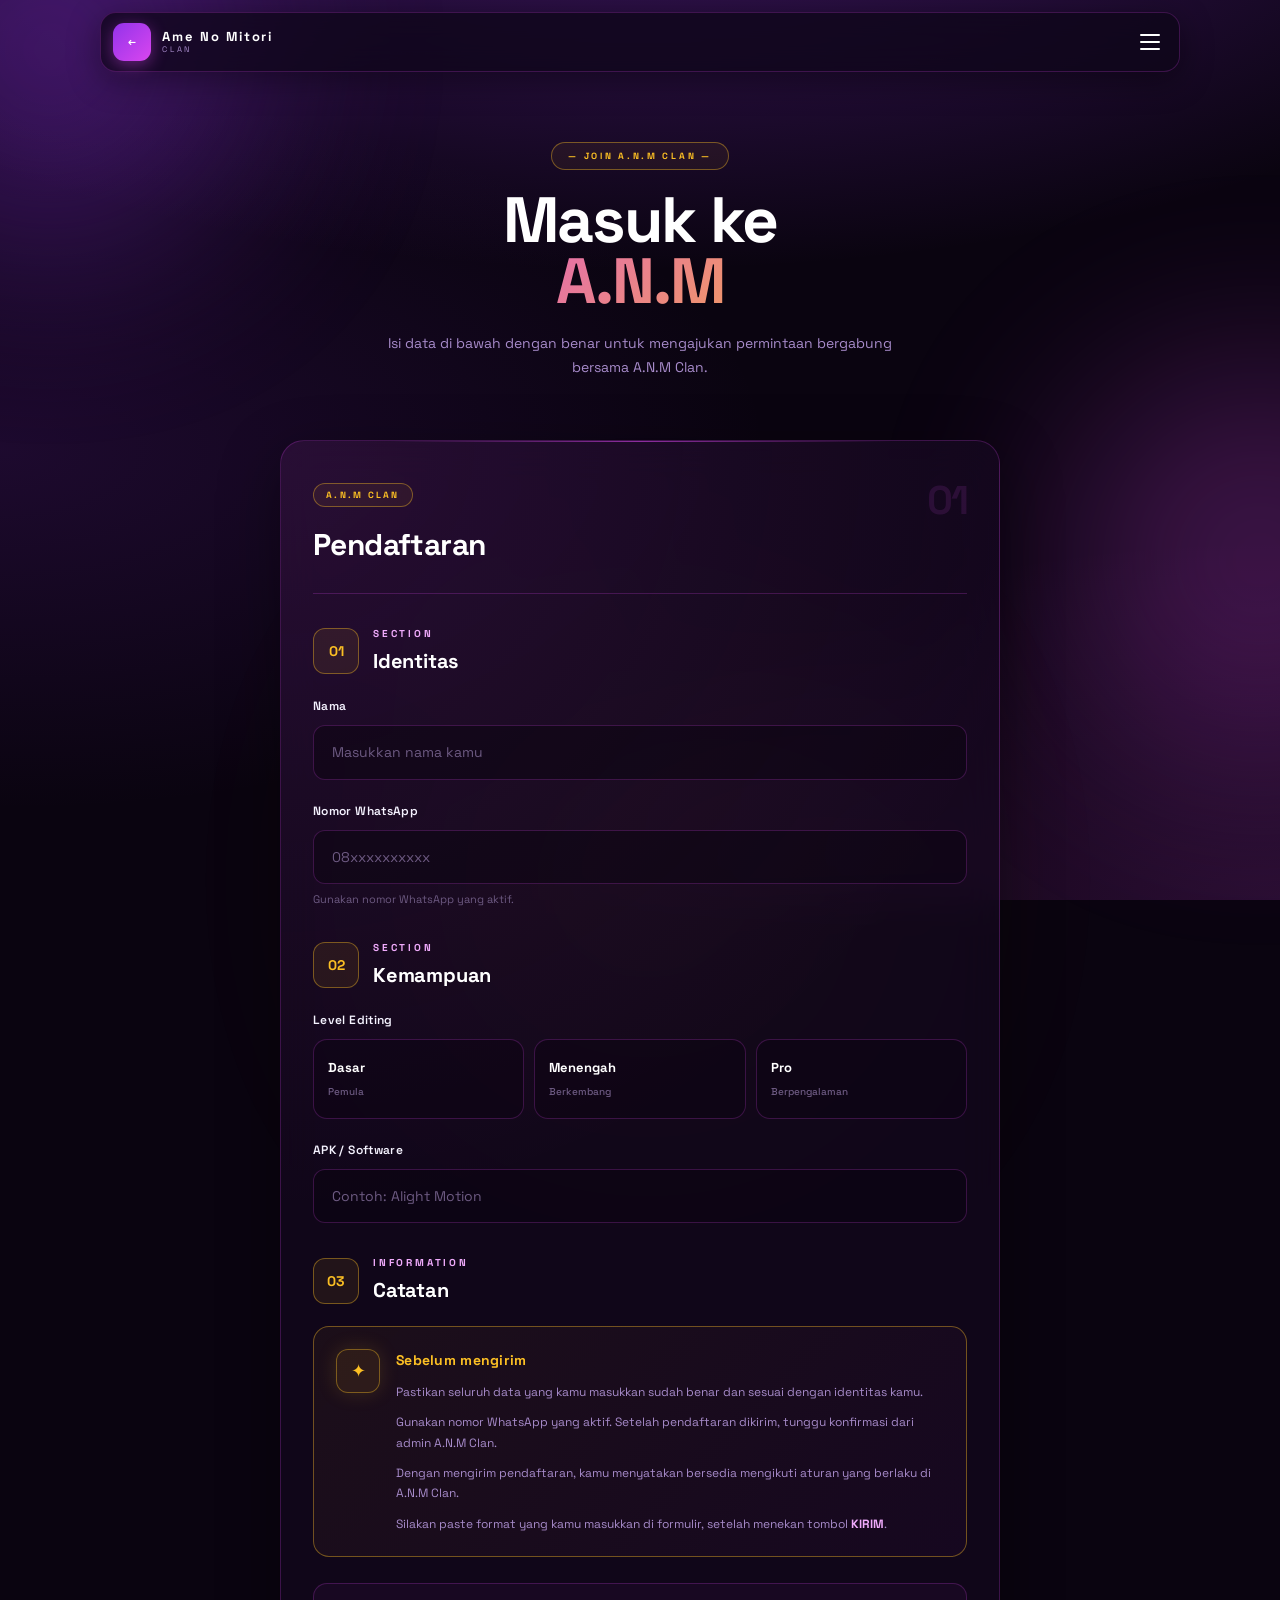
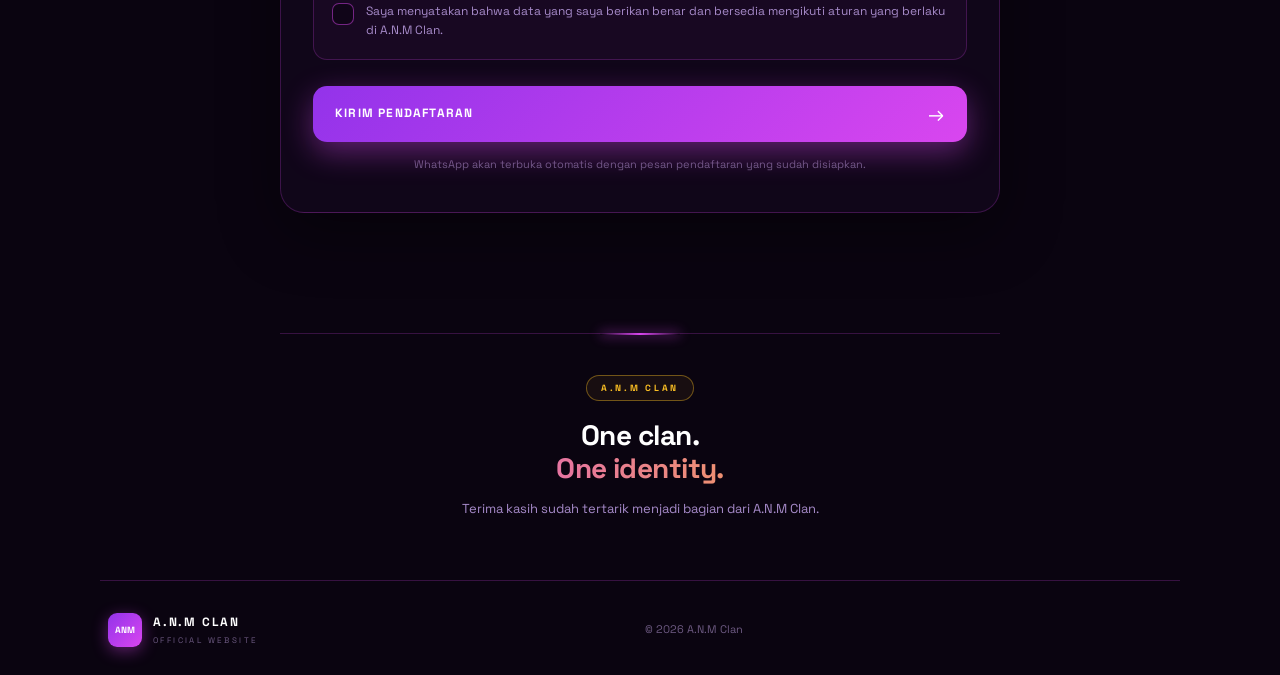
<file: masuk.html>
<!DOCTYPE html>
<html lang="id">

<head>

    <meta charset="UTF-8">

    <meta
        name="viewport"
        content="width=device-width, initial-scale=1.0"
    >

    <meta
        name="theme-color"
        content="#09030d"
    >

    <meta
        name="description"
        content="Formulir pendaftaran A.N.M Clan. Isi data dengan benar untuk bergabung bersama kami."
    >

    <title>Masuk — Ame No Mitori Clan</title>

    <!-- Google Fonts -->
    <link rel="preconnect" href="https://fonts.googleapis.com">
    <link rel="preconnect" href="https://fonts.gstatic.com" crossorigin>
    <link href="https://fonts.googleapis.com/css2?family=Space+Grotesk:wght@400;500;600;700&display=swap" rel="stylesheet">

    <link
        rel="stylesheet"
        href="styleM.css"
    >

</head>

<body>

    <!-- =====================================================
         BACKGROUND
    ====================================================== -->

    <div class="background-glow glow-one"></div>
    <div class="background-glow glow-two"></div>
    <div class="background-glow glow-three"></div>



    <!-- =====================================================
         NAVBAR
    ====================================================== -->

    <header class="navbar">

        <a
            href="index.html"
            class="brand"
            aria-label="Kembali ke beranda"
        >

            <div class="brand-icon">
                ←
            </div>

            <div class="brand-text">
                <strong>Ame No Mitori</strong>
                <span>CLAN</span>
            </div>

        </a>


        <button
            class="menu-button"
            id="menuButton"
            aria-label="Buka menu"
            aria-expanded="false"
        >
            <span></span>
            <span></span>
            <span></span>
        </button>


        <nav
            class="nav-menu"
            id="navMenu"
        >

            <a href="index.html">
                <span>01</span>
                HOME
            </a>

            <a href="anggota.html">
                <span>02</span>
                ANGGOTA
            </a>

            <a
                href="masuk.html"
                class="active"
            >
                <span>03</span>
                MASUK CLAN
            </a>

            <div class="menu-divider"></div>

            <!-- GANTI LINK TIKTOK DI SINI -->
            <a
                href="https://www.tiktok.com/@izumo.clan.official"
                target="_blank"
                rel="noopener noreferrer"
                class="social-link"
            >
                <span>TT</span>
                TIKTOK
                <b>↗</b>
            </a>

        </nav>

    </header>



    <!-- =====================================================
         MAIN
    ====================================================== -->

    <main>


        <!-- =================================================
             HERO
        ================================================== -->

        <section class="hero reveal">

            <div class="hero-tag">
                — JOIN A.N.M CLAN —
            </div>

            <h1>
                Masuk ke
                <span>A.N.M</span>
            </h1>

            <p>
                Isi data di bawah dengan benar
                untuk mengajukan permintaan bergabung
                bersama A.N.M Clan.
            </p>

        </section>



        <!-- =================================================
             FORM
        ================================================== -->

        <section class="form-section reveal">

            <form
                id="joinForm"
                class="join-card"
                novalidate
            >


                <!-- =========================================
                     HEADER
                ========================================== -->

                <div class="card-header">

                    <div>
                        <span class="small-label">
                            A.N.M CLAN
                        </span>

                        <h2>
                            Pendaftaran
                        </h2>
                    </div>

                    <div class="card-number">
                        01
                    </div>

                </div>



                <!-- =========================================
                     IDENTITAS
                ========================================== -->

                <div class="form-group-title">

                    <span class="number">
                        01
                    </span>

                    <div>
                        <small>SECTION</small>
                        <h3>Identitas</h3>
                    </div>

                </div>


                <div class="input-group">

                    <label for="nama">
                        Nama
                    </label>

                    <input
                        type="text"
                        id="nama"
                        name="nama"
                        placeholder="Masukkan nama kamu"
                        autocomplete="name"
                        required
                    >

                </div>


                <div class="input-group">

                    <label for="nomor">
                        Nomor WhatsApp
                    </label>

                    <input
                        type="tel"
                        id="nomor"
                        name="nomor"
                        placeholder="08xxxxxxxxxx"
                        inputmode="tel"
                        autocomplete="tel"
                        required
                    >

                    <small class="input-hint">
                        Gunakan nomor WhatsApp yang aktif.
                    </small>

                </div>



                <!-- =========================================
                     KEMAMPUAN
                ========================================== -->

                <div class="form-group-title">

                    <span class="number">
                        02
                    </span>

                    <div>
                        <small>SECTION</small>
                        <h3>Kemampuan</h3>
                    </div>

                </div>


                <div class="input-group">

                    <label>
                        Level Editing
                    </label>

                    <div class="level-grid">

                        <label class="level-option">

                            <input
                                type="radio"
                                name="level"
                                value="Dasar"
                            >

                            <span>
                                <b>Dasar</b>
                                <small>Pemula</small>
                            </span>

                        </label>



                        <label class="level-option">

                            <input
                                type="radio"
                                name="level"
                                value="Menengah"
                            >

                            <span>
                                <b>Menengah</b>
                                <small>Berkembang</small>
                            </span>

                        </label>



                        <label class="level-option">

                            <input
                                type="radio"
                                name="level"
                                value="Pro"
                            >

                            <span>
                                <b>Pro</b>
                                <small>Berpengalaman</small>
                            </span>

                        </label>

                    </div>

                </div>


                <div class="input-group">

                    <label for="apk">
                        APK / Software
                    </label>

                    <input
                        type="text"
                        id="apk"
                        name="apk"
                        placeholder="Contoh: Alight Motion"
                        required
                    >

                </div>



                <!-- =========================================
                     CATATAN / INFORMASI
                ========================================== -->

                <div class="form-group-title">

                    <span class="number">
                        03
                    </span>

                    <div>
                        <small>INFORMATION</small>
                        <h3>Catatan</h3>
                    </div>

                </div>


                <div class="info-box">

                    <div class="info-icon">✦</div>

                    <div class="info-content">

                        <h4>Sebelum mengirim</h4>

                        <p>
                            Pastikan seluruh data yang
                            kamu masukkan sudah benar
                            dan sesuai dengan identitas
                            kamu.
                        </p>

                        <p>
                            Gunakan nomor WhatsApp yang
                            aktif. Setelah pendaftaran
                            dikirim, tunggu konfirmasi
                            dari admin A.N.M Clan.
                        </p>

                        <p>
                            Dengan mengirim pendaftaran,
                            kamu menyatakan bersedia
                            mengikuti aturan yang berlaku
                            di A.N.M Clan.
                        </p>

                        <p>
                            Silakan paste format yang kamu
                            masukkan di formulir, setelah
                            menekan tombol <b>KIRIM</b>.
                        </p>

                    </div>

                </div>



                <!-- =========================================
                     AGREEMENT
                ========================================== -->

                <div class="agreement-box">

                    <label class="checkbox-wrapper">

                        <input
                            type="checkbox"
                            id="agreement"
                            name="agreement"
                        >

                        <span class="custom-checkbox"></span>

                        <span class="agreement-text">
                            Saya menyatakan bahwa data
                            yang saya berikan benar dan
                            bersedia mengikuti aturan yang
                            berlaku di A.N.M Clan.
                        </span>

                    </label>

                </div>



                <!-- =========================================
                     SUBMIT
                ========================================== -->

                <button
                    type="submit"
                    class="submit-button"
                    id="submitButton"
                >
                    <span>KIRIM PENDAFTARAN</span>
                    <b>→</b>
                </button>


                <p class="submit-note">
                    WhatsApp akan terbuka otomatis
                    dengan pesan pendaftaran yang
                    sudah disiapkan.
                </p>


            </form>

        </section>



        <!-- =================================================
             BOTTOM
        ================================================== -->

        <section class="bottom-info reveal">

            <span>A.N.M CLAN</span>

            <h2>
                One clan.
                <em>One identity.</em>
            </h2>

            <p>
                Terima kasih sudah tertarik
                menjadi bagian dari A.N.M Clan.
            </p>

        </section>

    </main>



    <!-- =====================================================
         FOOTER
    ====================================================== -->

    <footer>

        <div class="footer-brand">
            <div class="brand-icon">ANM</div>

            <div>
                <strong>A.N.M CLAN</strong>
                <span>OFFICIAL WEBSITE</span>
            </div>
        </div>

        <p>© 2026 A.N.M Clan</p>

        <button
            class="back-top"
            id="backTop"
            aria-label="Kembali ke atas"
        >
            ↑
        </button>

    </footer>



    <script src="scriptM.js"></script>

</body>

</html>
</file>
<file: styleM.css>
/* =========================================================
   A.N.M CLAN — MASUK
   Style v3 — konsisten dengan index & anggota
========================================================= */


/* =========================================================
   VARIABLES
========================================================= */

:root {
    --bg: #0a0410;

    --purple-deep: #6b21a8;
    --purple: #9333ea;
    --magenta: #d946ef;
    --magenta-bright: #f0abfc;
    --pink: #ec4899;

    --gold: #fbbf24;
    --gold-light: #fde68a;

    --white: #ffffff;
    --text: #f5f3ff;
    --muted: #a78bca;
    --muted-2: #6d5a82;

    --border: rgba(217, 70, 239, 0.22);
    --border-strong: rgba(217, 70, 239, 0.5);
    --border-gold: rgba(251, 191, 36, 0.4);

    --shadow-magenta: 0 10px 40px rgba(217, 70, 239, 0.35);

    --ease: cubic-bezier(.22, 1, .36, 1);
}


/* =========================================================
   RESET
========================================================= */

* {
    margin: 0;
    padding: 0;
    box-sizing: border-box;
}

html {
    scroll-behavior: smooth;
    scroll-padding-top: 90px;
}

body {
    min-height: 100vh;
    overflow-x: hidden;
    color: var(--text);
    font-family: 'Space Grotesk', Arial, sans-serif;
    font-size: 15px;
    line-height: 1.6;
    background: var(--bg);
    background-image:
        radial-gradient(ellipse 80% 50% at 50% -20%, rgba(147, 51, 234, 0.4), transparent),
        radial-gradient(ellipse 60% 40% at 100% 100%, rgba(217, 70, 239, 0.15), transparent),
        radial-gradient(ellipse 60% 40% at 0% 50%, rgba(107, 33, 168, 0.2), transparent);
    background-attachment: fixed;
    -webkit-font-smoothing: antialiased;
}

a {
    color: inherit;
    text-decoration: none;
}

button {
    font: inherit;
    cursor: pointer;
    border: none;
    background: none;
    color: inherit;
}

img {
    max-width: 100%;
    display: block;
}

::selection {
    background: var(--magenta);
    color: #fff;
}

::-webkit-scrollbar { width: 6px; }
::-webkit-scrollbar-track { background: var(--bg); }
::-webkit-scrollbar-thumb {
    background: linear-gradient(180deg, var(--purple), var(--magenta));
    border-radius: 3px;
}


/* =========================================================
   BACKGROUND GLOW
========================================================= */

.background-glow {
    position: fixed;
    width: 400px;
    height: 400px;
    border-radius: 50%;
    pointer-events: none;
    filter: blur(100px);
    z-index: -1;
    animation: floatGlow 18s ease-in-out infinite alternate;
}

.glow-one {
    top: -150px;
    left: -150px;
    background: var(--purple);
    opacity: 0.35;
}

.glow-two {
    top: 40%;
    right: -180px;
    background: var(--magenta);
    opacity: 0.25;
    animation-delay: -4s;
}

.glow-three {
    bottom: -180px;
    left: 35%;
    background: var(--gold);
    opacity: 0.1;
    filter: blur(140px);
    animation-delay: -8s;
}

@keyframes floatGlow {
    to { transform: translate(60px, -40px); }
}


/* =========================================================
   NAVBAR
========================================================= */

.navbar {
    position: sticky;
    top: 12px;
    z-index: 100;
    width: min(1080px, calc(100% - 24px));
    height: 60px;
    margin: 12px auto 0;
    padding: 0 8px 0 12px;
    display: flex;
    align-items: center;
    justify-content: space-between;
    border: 1px solid var(--border);
    border-radius: 16px;
    background: rgba(14, 6, 24, 0.75);
    backdrop-filter: blur(20px);
    -webkit-backdrop-filter: blur(20px);
    box-shadow: 0 8px 32px rgba(0, 0, 0, 0.4);
}


/* =========================================================
   BRAND
========================================================= */

.brand {
    display: flex;
    align-items: center;
    gap: 11px;
    transition: transform 0.3s var(--ease);
}

.brand:hover {
    transform: translateY(-1px);
}

.brand-icon {
    width: 38px;
    height: 38px;
    display: grid;
    place-items: center;
    border-radius: 11px;
    color: #fff;
    font-size: 10px;
    font-weight: 800;
    letter-spacing: 0.02em;
    background: linear-gradient(135deg, var(--purple) 0%, var(--magenta) 100%);
    box-shadow: 0 4px 16px rgba(217, 70, 239, 0.4);
}

.brand-text {
    display: flex;
    flex-direction: column;
    line-height: 1.1;
}

.brand-text strong {
    font-size: 13px;
    font-weight: 700;
    letter-spacing: 0.15em;
    color: #fff;
}

.brand-text span {
    margin-top: 1px;
    font-size: 8px;
    letter-spacing: 0.35em;
    color: var(--muted);
}


/* =========================================================
   MENU BUTTON
========================================================= */

.menu-button {
    width: 42px;
    height: 42px;
    display: flex;
    flex-direction: column;
    align-items: center;
    justify-content: center;
    gap: 5px;
    border-radius: 11px;
    transition: background 0.2s;
    -webkit-tap-highlight-color: transparent;
}

.menu-button:hover {
    background: rgba(217, 70, 239, 0.12);
}

.menu-button span {
    width: 20px;
    height: 2px;
    background: #fff;
    border-radius: 2px;
    transition: transform 0.3s var(--ease), opacity 0.3s;
}

.menu-button.active span:nth-child(1) {
    transform: translateY(7px) rotate(45deg);
}

.menu-button.active span:nth-child(2) {
    opacity: 0;
}

.menu-button.active span:nth-child(3) {
    transform: translateY(-7px) rotate(-45deg);
}


/* =========================================================
   NAV MENU
========================================================= */

.nav-menu {
    position: absolute;
    top: 68px;
    right: 0;
    width: 250px;
    padding: 10px;
    display: grid;
    gap: 4px;
    border: 1px solid var(--border);
    border-radius: 16px;
    background: rgba(14, 6, 24, 0.98);
    backdrop-filter: blur(20px);
    -webkit-backdrop-filter: blur(20px);
    box-shadow: 0 20px 60px rgba(0, 0, 0, 0.6);
    opacity: 0;
    visibility: hidden;
    transform: translateY(-10px) scale(0.96);
    transform-origin: top right;
    transition: all 0.3s var(--ease);
}

.nav-menu.open {
    opacity: 1;
    visibility: visible;
    transform: translateY(0) scale(1);
}

.nav-menu a {
    min-height: 46px;
    padding: 0 14px;
    display: flex;
    align-items: center;
    gap: 12px;
    border-radius: 11px;
    color: var(--muted);
    font-size: 11px;
    font-weight: 600;
    letter-spacing: 0.08em;
    transition: all 0.25s var(--ease);
}

.nav-menu a span {
    min-width: 24px;
    height: 24px;
    display: grid;
    place-items: center;
    border-radius: 7px;
    background: rgba(217, 70, 239, 0.1);
    color: var(--magenta-bright);
    font-size: 9px;
    font-weight: 700;
    transition: all 0.25s var(--ease);
}

.nav-menu a b {
    margin-left: auto;
    color: var(--gold);
    font-size: 15px;
    font-weight: 700;
}

.nav-menu a:hover {
    color: #fff;
    background: rgba(217, 70, 239, 0.12);
    transform: translateX(3px);
}

.nav-menu a:hover span {
    background: rgba(217, 70, 239, 0.25);
    color: #fff;
}

.nav-menu a.active {
    color: #fff;
    background: linear-gradient(135deg, var(--purple) 0%, var(--magenta) 100%);
    box-shadow: 0 6px 20px rgba(217, 70, 239, 0.4);
}

.nav-menu a.active span {
    background: rgba(255, 255, 255, 0.2);
    color: #fff;
}

.menu-divider {
    height: 1px;
    margin: 6px 6px;
    background: linear-gradient(90deg, transparent, var(--border), transparent);
}

.social-link {
    color: var(--gold) !important;
}

.social-link:hover {
    background: rgba(251, 191, 36, 0.1) !important;
    color: var(--gold-light) !important;
}

.social-link span {
    width: 24px !important;
    height: 24px !important;
    min-width: 24px !important;
    display: grid !important;
    place-items: center;
    border: 1px solid var(--border-gold);
    border-radius: 7px;
    background: rgba(251, 191, 36, 0.08) !important;
    color: var(--gold) !important;
    font-size: 8px !important;
    font-weight: 700;
    transition: all 0.25s var(--ease);
}

.social-link:hover span {
    background: rgba(251, 191, 36, 0.15) !important;
    box-shadow: 0 0 16px rgba(251, 191, 36, 0.25);
}


/* =========================================================
   HERO
========================================================= */

.hero {
    width: min(720px, calc(100% - 24px));
    margin: 70px auto 40px;
    text-align: center;
}

.hero-tag {
    display: inline-block;
    margin-bottom: 20px;
    padding: 6px 16px;
    border: 1px solid var(--border-gold);
    border-radius: 20px;
    background: rgba(251, 191, 36, 0.06);
    color: var(--gold);
    font-size: 9px;
    font-weight: 700;
    letter-spacing: 0.3em;
}

.hero h1 {
    font-size: clamp(40px, 8vw, 64px);
    line-height: 0.95;
    letter-spacing: -0.03em;
    font-weight: 700;
    color: #fff;
}

.hero h1 span {
    display: block;
    background: linear-gradient(135deg, var(--magenta) 0%, var(--gold) 100%);
    -webkit-background-clip: text;
    background-clip: text;
    -webkit-text-fill-color: transparent;
}

.hero p {
    max-width: 520px;
    margin: 20px auto 0;
    color: var(--muted);
    font-size: 14px;
    line-height: 1.7;
}


/* =========================================================
   FORM SECTION
========================================================= */

.form-section {
    width: min(720px, calc(100% - 24px));
    margin: 0 auto;
    padding: 20px 0 40px;
}


/* =========================================================
   MAIN CARD
========================================================= */

.join-card {
    position: relative;
    padding: 40px 32px;
    border: 1px solid var(--border);
    border-radius: 24px;
    background:
        radial-gradient(circle at 0% 0%, rgba(217, 70, 239, 0.1), transparent 50%),
        rgba(20, 8, 32, 0.65);
    backdrop-filter: blur(20px);
    -webkit-backdrop-filter: blur(20px);
    box-shadow: 0 20px 60px rgba(0, 0, 0, 0.4);
}

.join-card::before {
    content: "";
    position: absolute;
    top: 0;
    left: 15%;
    right: 15%;
    height: 1px;
    background: linear-gradient(90deg, transparent, var(--magenta), transparent);
    opacity: 0.6;
}


/* =========================================================
   CARD HEADER
========================================================= */

.card-header {
    display: flex;
    align-items: flex-start;
    justify-content: space-between;
    padding-bottom: 24px;
    margin-bottom: 28px;
    border-bottom: 1px solid var(--border);
}

.small-label {
    display: inline-block;
    padding: 4px 12px;
    border-radius: 14px;
    border: 1px solid var(--border-gold);
    background: rgba(251, 191, 36, 0.06);
    color: var(--gold);
    font-size: 9px;
    font-weight: 700;
    letter-spacing: 0.25em;
    margin-bottom: 10px;
}

.card-header h2 {
    font-size: 30px;
    font-weight: 700;
    letter-spacing: -0.02em;
    color: #fff;
    margin-top: 4px;
}

.card-number {
    font-size: 40px;
    font-weight: 700;
    line-height: 1;
    color: rgba(217, 70, 239, 0.12);
    letter-spacing: -0.05em;
}


/* =========================================================
   FORM GROUP TITLE
========================================================= */

.form-group-title {
    display: flex;
    align-items: center;
    gap: 14px;
    margin: 32px 0 20px;
}

.form-group-title .number {
    width: 46px;
    height: 46px;
    display: grid;
    place-items: center;
    flex-shrink: 0;
    border-radius: 12px;
    border: 1px solid var(--border-gold);
    background: rgba(251, 191, 36, 0.08);
    color: var(--gold);
    font-size: 14px;
    font-weight: 700;
}

.form-group-title small {
    display: block;
    color: var(--magenta-bright);
    font-size: 10px;
    font-weight: 700;
    letter-spacing: 0.28em;
}

.form-group-title h3 {
    margin-top: 3px;
    font-size: 20px;
    font-weight: 700;
    color: #fff;
    letter-spacing: -0.01em;
}


/* =========================================================
   INPUT GROUP
========================================================= */

.input-group {
    margin-bottom: 22px;
}

.input-group > label {
    display: block;
    margin-bottom: 9px;
    color: var(--text);
    font-size: 12px;
    font-weight: 600;
    letter-spacing: 0.03em;
}

.input-group input {
    width: 100%;
    padding: 15px 18px;
    border: 1px solid var(--border);
    border-radius: 12px;
    outline: none;
    color: #fff;
    background: rgba(10, 4, 16, 0.5);
    font: inherit;
    font-size: 14px;
    transition: all 0.25s var(--ease);
}

.input-group input::placeholder {
    color: var(--muted-2);
}

.input-group input:focus {
    border-color: var(--magenta);
    background: rgba(217, 70, 239, 0.04);
    box-shadow: 0 0 0 3px rgba(217, 70, 239, 0.12);
}

.input-hint {
    display: block;
    margin-top: 7px;
    color: var(--muted-2);
    font-size: 11px;
    line-height: 1.5;
}


/* =========================================================
   LEVEL OPTION
========================================================= */

.level-grid {
    display: grid;
    grid-template-columns: repeat(3, 1fr);
    gap: 10px;
}

.level-option {
    position: relative;
    cursor: pointer;
}

.level-option input {
    position: absolute;
    opacity: 0;
    pointer-events: none;
}

.level-option span {
    min-height: 80px;
    padding: 14px;
    display: flex;
    flex-direction: column;
    justify-content: center;
    border: 1px solid var(--border);
    border-radius: 14px;
    background: rgba(10, 4, 16, 0.4);
    transition: all 0.25s var(--ease);
}

.level-option b {
    font-size: 13px;
    font-weight: 700;
    color: #fff;
    transition: color 0.25s;
}

.level-option small {
    margin-top: 5px;
    color: var(--muted-2);
    font-size: 10px;
    font-weight: 500;
}

.level-option:hover span {
    border-color: var(--border-strong);
    transform: translateY(-2px);
    box-shadow: 0 6px 20px rgba(217, 70, 239, 0.15);
}

.level-option input:checked + span {
    border-color: var(--magenta);
    background: linear-gradient(135deg, rgba(217, 70, 239, 0.15), rgba(147, 51, 234, 0.08));
    box-shadow: 0 0 25px rgba(217, 70, 239, 0.25);
}

.level-option input:checked + span b {
    color: var(--magenta-bright);
}


/* =========================================================
   INFO BOX
========================================================= */

.info-box {
    display: flex;
    gap: 16px;
    padding: 22px;
    border: 1px solid var(--border-gold);
    border-radius: 16px;
    background:
        linear-gradient(135deg, rgba(251, 191, 36, 0.05), rgba(217, 70, 239, 0.03));
}

.info-icon {
    width: 44px;
    height: 44px;
    flex-shrink: 0;
    display: grid;
    place-items: center;
    border-radius: 12px;
    border: 1px solid var(--border-gold);
    background: rgba(251, 191, 36, 0.08);
    color: var(--gold);
    font-size: 18px;
    box-shadow: 0 0 20px rgba(251, 191, 36, 0.15);
}

.info-content h4 {
    margin-bottom: 10px;
    color: var(--gold);
    font-size: 14px;
    font-weight: 700;
    letter-spacing: 0.02em;
}

.info-content p {
    margin-bottom: 10px;
    color: var(--muted);
    font-size: 12px;
    line-height: 1.7;
}

.info-content p:last-child {
    margin-bottom: 0;
}

.info-content p b {
    color: var(--magenta-bright);
    font-weight: 700;
}


/* =========================================================
   AGREEMENT
========================================================= */

.agreement-box {
    margin-top: 26px;
    padding: 18px;
    border: 1px solid var(--border);
    border-radius: 14px;
    background: rgba(217, 70, 239, 0.04);
}

.checkbox-wrapper {
    display: flex;
    align-items: flex-start;
    gap: 12px;
    cursor: pointer;
}

.checkbox-wrapper input {
    position: absolute;
    opacity: 0;
    pointer-events: none;
}

.custom-checkbox {
    flex: 0 0 22px;
    width: 22px;
    height: 22px;
    margin-top: 1px;
    border: 1.5px solid var(--border-strong);
    border-radius: 7px;
    background: rgba(10, 4, 16, 0.5);
    transition: all 0.25s var(--ease);
    position: relative;
}

.checkbox-wrapper input:checked + .custom-checkbox {
    border-color: var(--magenta);
    background: linear-gradient(135deg, var(--purple), var(--magenta));
    box-shadow: 0 0 15px rgba(217, 70, 239, 0.4);
}

.checkbox-wrapper input:checked + .custom-checkbox::after {
    content: "✓";
    position: absolute;
    inset: 0;
    display: grid;
    place-items: center;
    color: #fff;
    font-size: 13px;
    font-weight: 900;
    line-height: 1;
}

.checkbox-wrapper input:focus-visible + .custom-checkbox {
    box-shadow: 0 0 0 3px rgba(217, 70, 239, 0.25);
}

.agreement-text {
    color: var(--muted);
    font-size: 12px;
    line-height: 1.6;
}


/* =========================================================
   SUBMIT BUTTON
========================================================= */

.submit-button {
    width: 100%;
    height: 56px;
    margin-top: 26px;
    padding: 0 22px;
    display: flex;
    align-items: center;
    justify-content: space-between;
    border-radius: 14px;
    color: #fff;
    background: linear-gradient(135deg, var(--purple) 0%, var(--magenta) 100%);
    font-size: 12px;
    font-weight: 700;
    letter-spacing: 0.1em;
    cursor: pointer;
    box-shadow: 0 10px 30px rgba(217, 70, 239, 0.4);
    transition: all 0.3s var(--ease);
    position: relative;
    overflow: hidden;
}

.submit-button::before {
    content: '';
    position: absolute;
    inset: 0;
    background: linear-gradient(135deg, var(--magenta) 0%, var(--pink) 100%);
    opacity: 0;
    transition: opacity 0.3s var(--ease);
}

.submit-button span,
.submit-button b {
    position: relative;
    z-index: 1;
}

.submit-button b {
    font-size: 20px;
    font-weight: 400;
    transition: transform 0.3s var(--ease);
}

.submit-button:hover {
    transform: translateY(-3px);
    box-shadow: 0 16px 40px rgba(217, 70, 239, 0.55);
}

.submit-button:hover::before {
    opacity: 1;
}

.submit-button:hover b {
    transform: translateX(6px);
}

.submit-button:active {
    transform: translateY(-1px) scale(0.99);
}

.submit-button.loading {
    opacity: 0.7;
    pointer-events: none;
    cursor: wait;
}

.submit-button.loading b {
    animation: spin 1s linear infinite;
    display: inline-block;
}

@keyframes spin {
    to { transform: rotate(360deg); }
}

.submit-note {
    margin-top: 14px;
    color: var(--muted-2);
    font-size: 11px;
    line-height: 1.5;
    text-align: center;
}


/* =========================================================
   BOTTOM INFO
========================================================= */

.bottom-info {
    width: min(720px, calc(100% - 24px));
    margin: 80px auto 60px;
    padding: 40px 0 0;
    border-top: 1px solid var(--border);
    text-align: center;
    position: relative;
}

.bottom-info::before {
    content: '';
    position: absolute;
    top: -1px;
    left: 50%;
    transform: translateX(-50%);
    width: 80px;
    height: 2px;
    background: linear-gradient(90deg, transparent, var(--magenta), transparent);
    box-shadow: 0 0 12px var(--magenta);
    border-radius: 2px;
}

.bottom-info > span {
    display: inline-block;
    padding: 5px 14px;
    border-radius: 20px;
    border: 1px solid var(--border-gold);
    background: rgba(251, 191, 36, 0.06);
    color: var(--gold);
    font-size: 9px;
    font-weight: 700;
    letter-spacing: 0.3em;
}

.bottom-info h2 {
    margin-top: 18px;
    font-size: 28px;
    font-weight: 700;
    line-height: 1.15;
    color: #fff;
    letter-spacing: -0.02em;
}

.bottom-info em {
    display: block;
    font-style: normal;
    background: linear-gradient(90deg, var(--magenta) 0%, var(--gold) 100%);
    -webkit-background-clip: text;
    background-clip: text;
    -webkit-text-fill-color: transparent;
}

.bottom-info p {
    max-width: 420px;
    margin: 14px auto 0;
    color: var(--muted);
    font-size: 13px;
    line-height: 1.7;
}


/* =========================================================
   FOOTER
========================================================= */

footer {
    width: min(1080px, calc(100% - 24px));
    margin: 0 auto;
    padding: 28px 8px 24px;
    display: flex;
    align-items: center;
    justify-content: space-between;
    flex-wrap: wrap;
    gap: 14px;
    border-top: 1px solid var(--border);
}

.footer-brand {
    display: flex;
    align-items: center;
    gap: 11px;
}

.footer-brand .brand-icon {
    width: 34px;
    height: 34px;
    display: grid;
    place-items: center;
    border-radius: 9px;
    color: #fff;
    font-size: 9px;
    font-weight: 800;
    letter-spacing: 0.02em;
    background: linear-gradient(135deg, var(--purple) 0%, var(--magenta) 100%);
    box-shadow: 0 4px 16px rgba(217, 70, 239, 0.4);
}

.footer-brand strong {
    display: block;
    font-size: 12px;
    font-weight: 700;
    letter-spacing: 0.15em;
    color: #fff;
}

.footer-brand span {
    display: block;
    margin-top: 2px;
    font-size: 8px;
    letter-spacing: 0.3em;
    color: var(--muted-2);
}

footer > p {
    color: var(--muted-2);
    font-size: 11px;
}

.back-top {
    width: 42px;
    height: 42px;
    display: grid;
    place-items: center;
    border-radius: 12px;
    color: #fff;
    background: linear-gradient(135deg, var(--purple) 0%, var(--magenta) 100%);
    font-size: 18px;
    font-weight: 700;
    box-shadow: 0 6px 18px rgba(217, 70, 239, 0.4);
    transition: all 0.25s var(--ease);
    opacity: 0;
    visibility: hidden;
    transform: translateY(8px);
    cursor: pointer;
}

.back-top.visible {
    opacity: 1;
    visibility: visible;
    transform: translateY(0);
}

.back-top:hover {
    transform: translateY(-3px);
    box-shadow: 0 10px 28px rgba(217, 70, 239, 0.55);
    filter: brightness(1.1);
}


/* =========================================================
   REVEAL — SAFE
========================================================= */

.reveal {
    opacity: 1;
    transform: translateY(0);
    transition: opacity 0.7s var(--ease), transform 0.7s var(--ease);
}

body.js-ready .reveal {
    opacity: 0;
    transform: translateY(24px);
}

body.js-ready .reveal.active {
    opacity: 1;
    transform: translateY(0);
}


/* =========================================================
   RESPONSIVE — MOBILE
========================================================= */

@media (max-width: 640px) {

    .navbar {
        height: 56px;
        padding: 0 6px 0 10px;
    }

    .brand-icon {
        width: 34px;
        height: 34px;
        font-size: 9px;
    }

    .brand-text strong { font-size: 12px; }

    .hero {
        margin: 50px auto 30px;
    }

    .hero h1 { font-size: 40px; }

    .hero p { font-size: 13px; }

    .join-card {
        padding: 28px 20px;
        border-radius: 20px;
    }

    .card-header h2 { font-size: 24px; }

    .card-number { font-size: 32px; }

    .form-group-title h3 { font-size: 18px; }

    .form-group-title .number {
        width: 40px;
        height: 40px;
        font-size: 12px;
    }

    .level-grid {
        grid-template-columns: 1fr;
    }

    .level-option span {
        min-height: 60px;
        flex-direction: row;
        align-items: center;
        justify-content: space-between;
    }

    .level-option small {
        margin-top: 0;
    }

    .info-box {
        padding: 18px;
        gap: 12px;
    }

    .info-icon {
        width: 38px;
        height: 38px;
        font-size: 15px;
    }

    .bottom-info h2 { font-size: 22px; }

    .submit-button {
        height: 52px;
        font-size: 11px;
    }

    footer {
        flex-direction: column;
        text-align: center;
        padding: 22px 8px 18px;
    }
}


@media (max-width: 380px) {

    .brand-text strong { font-size: 11px; }

    .join-card { padding: 22px 16px; }

    .hero h1 { font-size: 34px; }

    .card-header h2 { font-size: 22px; }

    .info-box {
        flex-direction: column;
        text-align: center;
    }

    .info-icon {
        margin: 0 auto;
    }

    .bottom-info h2 { font-size: 20px; }
}


/* =========================================================
   REDUCE MOTION
========================================================= */

@media (prefers-reduced-motion: reduce) {
    *,
    *::before,
    *::after {
        animation-duration: 0.01ms !important;
        animation-iteration-count: 1 !important;
        transition-duration: 0.01ms !important;
        scroll-behavior: auto !important;
    }
}
</file>
